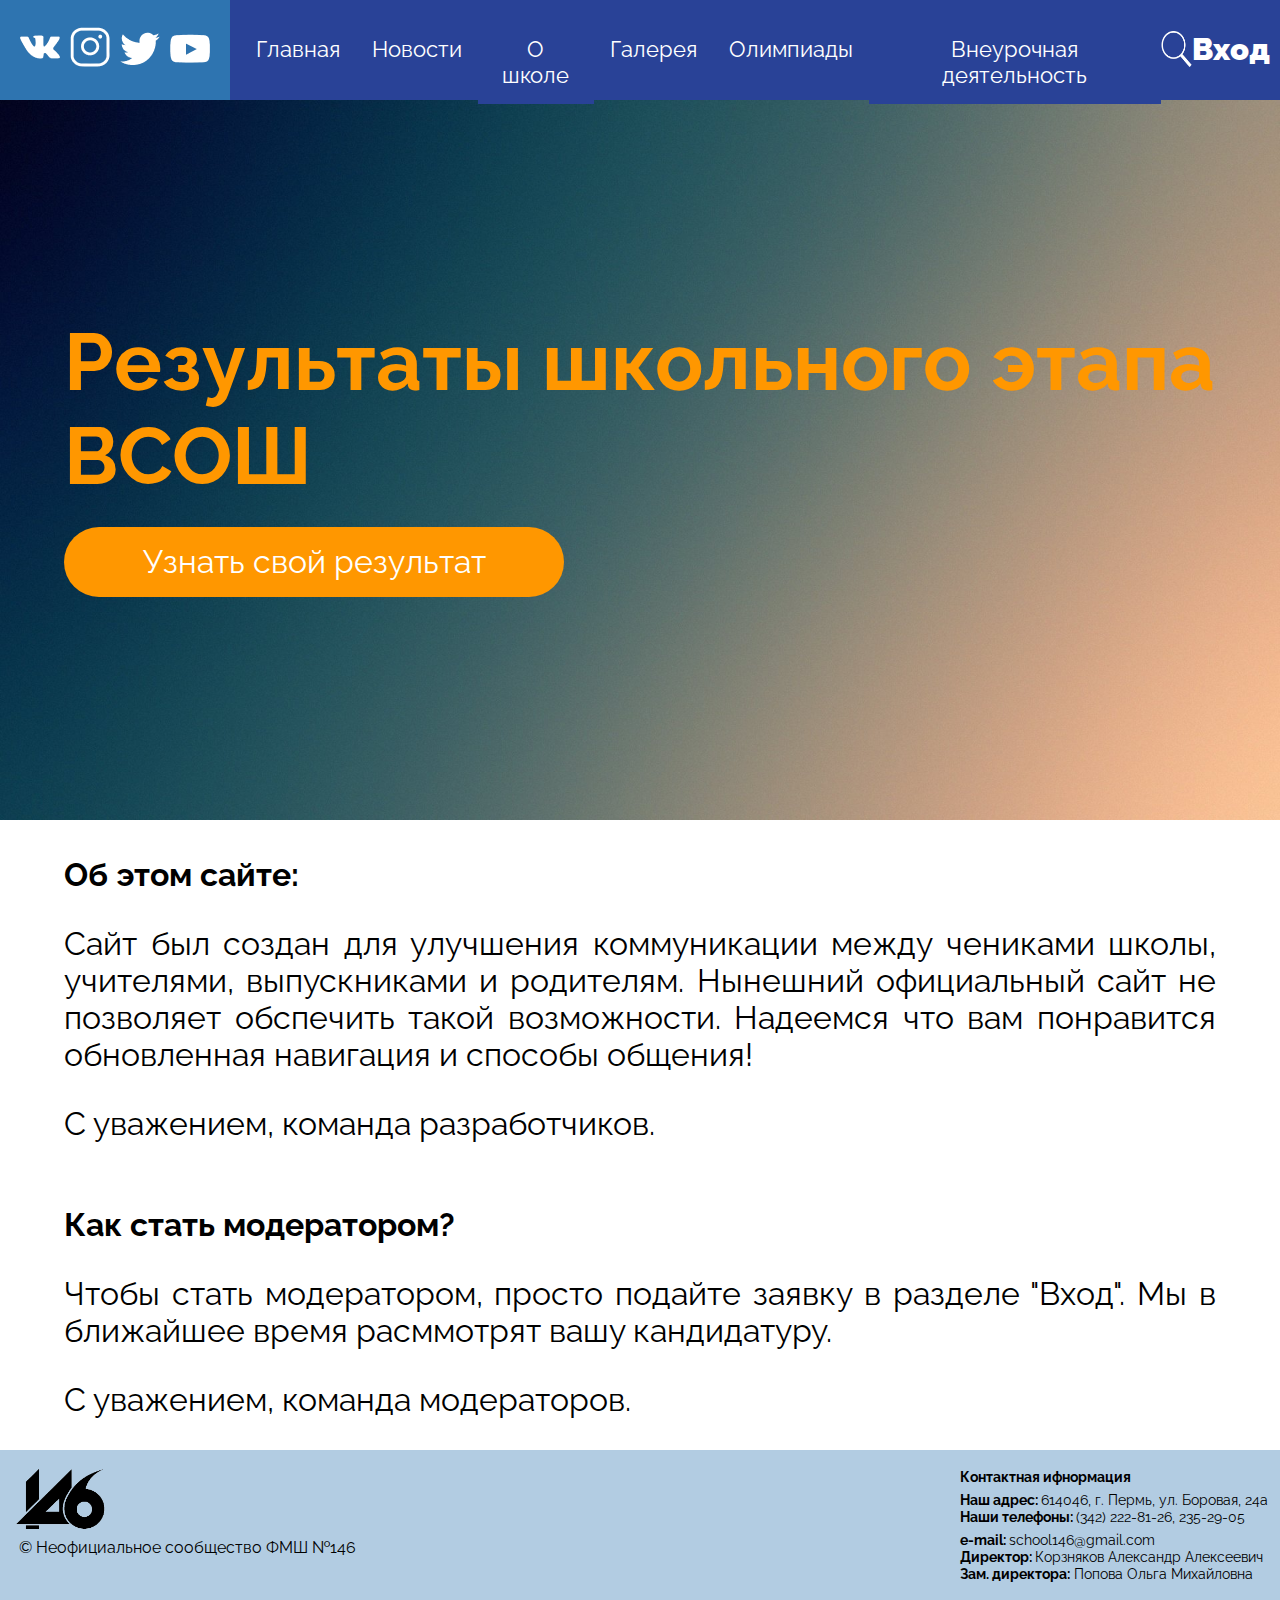
<file: index.html>
<!DOCTYPE html>
<html lang="ru">
    <head>
        <meta charset="utf-8">
        <title>Школа №146</title>
        <link rel="shortcut icon" href="icon_school.ico" type="image/x-icon">
        <link rel="preconnect" href="https://fonts.googleapis.com"> 
        <link rel="preconnect" href="https://fonts.gstatic.com" crossorigin> 
        <link href="https://fonts.googleapis.com/css2?family=Raleway:wght@300&display=swap" rel="stylesheet">
        <link href="main.css" rel="stylesheet" type="text/css">
    </head>
    <body>
        <header class="up-block">
            <div>
                <div class="left-block">
                    <a href="https://vk.com/school146perm" style="margin-top: 8%" ><img src="VK.png" style="margin: auto 0"></img> </a>
                    <a href="https://www.instagram.com/school146perm/" style="margin-top: 8%" ><img src="instagram.png" style="margin: auto 0"></img> </a>
                    <a href="https://twitter.com/school146" style="margin-top: 8%"><img src="TWITTER.png" style="margin: auto 0"></img> </a>
                    <a href="https://www.youtube.com/channel/UC5WufrqFj3o7FIJP9ySKF-g/playlists" style="margin-top: 11%"><img src="YOUTUBE.png" style="margin: auto 0"></img> </a>
                </div>
                <div class="right-block">
                    <form class="dropdown" action="index.html" method="GET">
                        <button style="font-size: 105%;" class="dropbtn">Главная</button>
                    </form>
                    <div class="dropdown">
                        <button style="font-size: 105%;" class="dropbtn">Новости</button>
                        <div class="dropdown-content">
                          <a href="commonnews.html">Общие</a>
                          <a href="olympiadnews.html">Олимпиады</a>
                          <a href="celebrationnews.html">Праздники</a>
                        </div>
                      </div>
                    <div class="dropdown">
                        <button style="font-size: 105%;" class="dropbtn">О школе</button>
                        <div class="dropdown-content">
                          <a href="aboutschool.html">О школе</a>
                          <a href="achievements.html">Достижения</a>
                          <a href="aboutteachers.html">Учителя</a>
                        </div>
                      </div>
                    <form class="dropdown" action="gallery.html" method="GET">
                        <button style="font-size: 105%;" class="dropbtn">Галерея</button>
                    </form>
                    <div class="dropdown">
                        <button style="font-size: 105%;" class="dropbtn">Олимпиады</button>
                        <div class="dropdown-content">
                          <a href="olypmpiadtimetable.html">Расписание</a>
                          <a href="olympiadresults.html">Результаты</a>
                        </div>
                      </div>
                    <div class="dropdown">
                        <button style="font-size: 105%;" class="dropbtn">Внеурочная деятельность</button>
                        <div class="dropdown-content">
                          <a href="events.html">Мероприятия</a>
                          <a href="iwantaproblem.html">"Дайте мне задачку"</a>
                        </div>
                      </div>
                    <img width="3%" height="45%" src="search.png" style="margin-top: 2%"></img>
                    <a href="authorisation.html" style="margin-top: 2%" class="bold">Вход</a>
                </div>
            </div>
        </header>
        <main>
            <div class="container">
                <img src="shum.jpeg" style="width:100%;">
                <div class="top-left"><b>Результаты школьного этапа ВСОШ</b></div>
                <button  style="margin-bottom: 5%; margin-top: 6%" class="knopka03" type="submit">Узнать свой результат</button><br>
            </div>
            <p style="margin-left: 5%; font-size: 200%"><b>Об этом сайте:</b></p>
            <p align="justify" style="margin-left: 5%; margin-right: 5%; font-size: 200%">Сайт был создан для улучшения коммуникации между чениками школы, учителями, выпускниками и родителям. Нынешний официальный сайт не позволяет обспечить такой возможности. Надеемся что вам понравится обновленная навигация и способы общения! </p>
            <p style="margin-left: 5%; font-size: 200%">С уважением, команда разработчиков.</p>

            <p style="margin-left: 5%; margin-top: 5%; font-size: 200%"><b> Как стать модератором?</b></p>
            <p align="justify" style="margin-left: 5%; margin-right: 5%; font-size: 200%"> Чтобы стать модератором, просто подайте заявку в разделе "Вход". Мы в ближайшее время расммотрят вашу кандидатуру.</p>
            <p style="margin-left: 5%; font-size: 200%">С уважением, команда модераторов.</p>
        </main>
        <footer class="down-block">
            <div class="left-footer">
                <img width="40%" src="icon_school_black.png" style="margin-left: 2%; margin-top: 2%"></img>
                <p style="margin-left: 3%; margin-top: 0">© Неофициальное сообщество ФМШ №146 </p>
               
            </div>
            <div class="right-footer">
                <p style="margin-left: 1.5%; margin-top: 2.75%; margin-bottom: 0; margin-left: 50%"><b>Контактная ифнормация</b></p>
                <p style="margin-left: 1.5%; margin-top: 1%; margin-bottom: 0; margin-left: 50%"><b> Наш адрес: </b> 614046, г. Пермь, ул. Боровая, 24а </p>
                <p style="margin-left: 1.5%; margin-top: 0; margin-bottom: 0; margin-left: 50%"><b> Наши телефоны: </b> (342) 222-81-26, 235-29-05 </p>
                <p style="margin-left: 1.5%; margin-top: 1%; margin-bottom: 0; margin-left: 50%"><b> e-mail: </b> school146@gmail.com</p>
                <p style="margin-left: 1.5%; margin-top: 0; margin-bottom: 0; margin-left: 50%"><b> Директор: </b> Корзняков Александр Алексеевич</p>
                <p style="margin-left: 1.5%; margin-top: 0; margin-bottom: 0; margin-left: 50%"><b> Зам. директора:</b> Попова Ольга Михайловна</p>
            </div>
        </footer>
    </body>
</html>
</file>
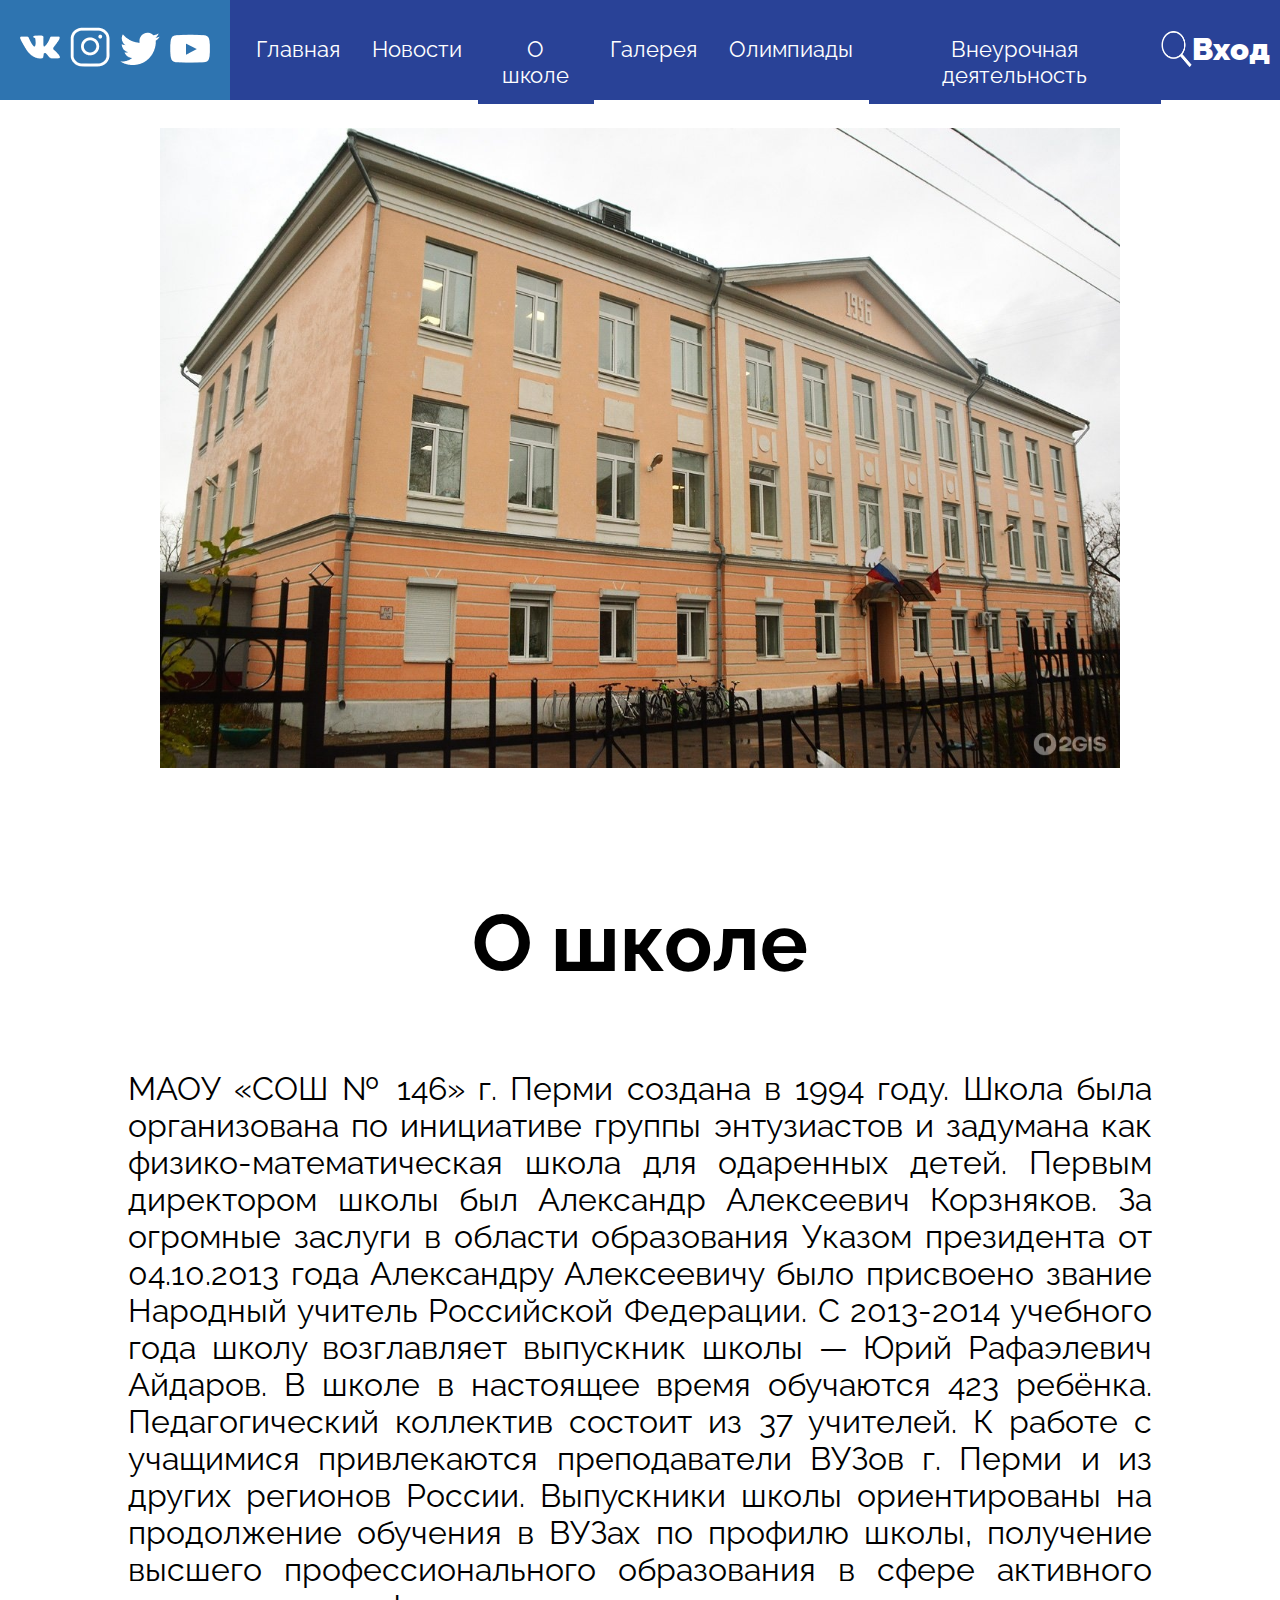
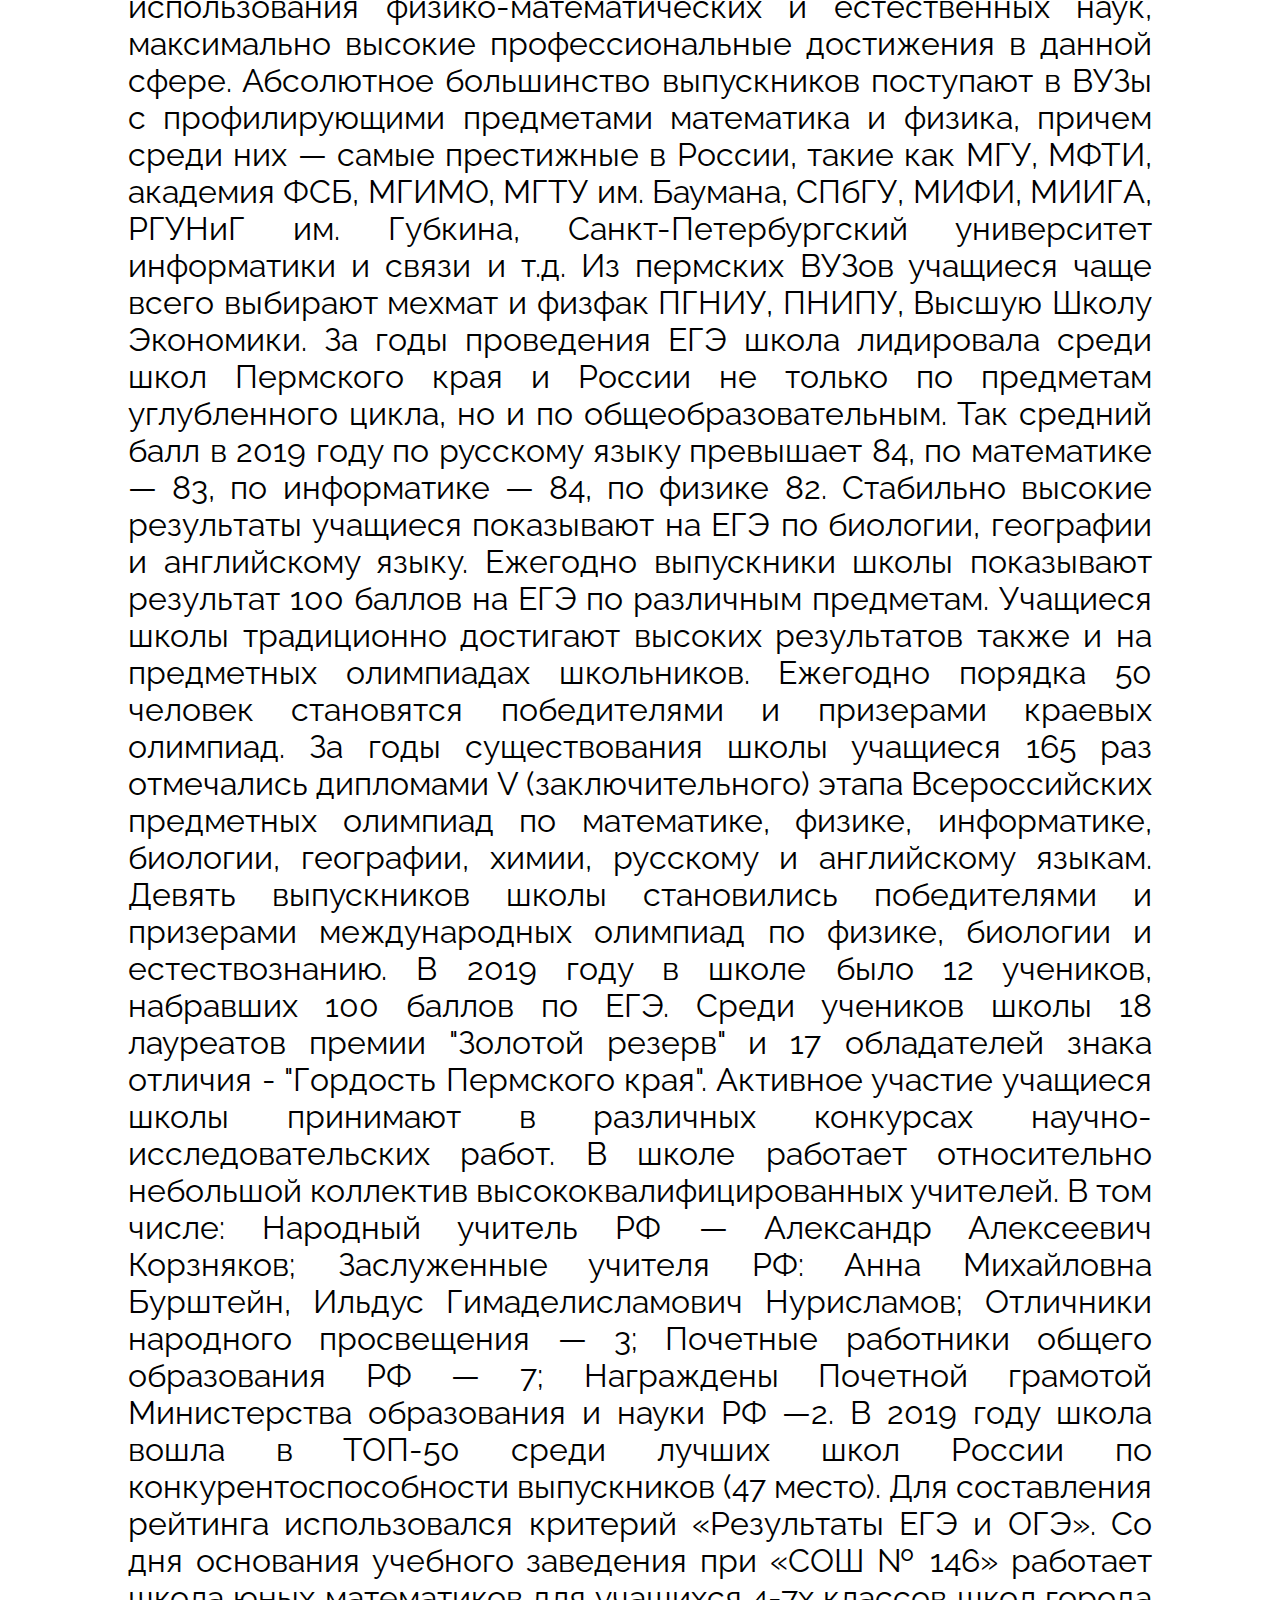
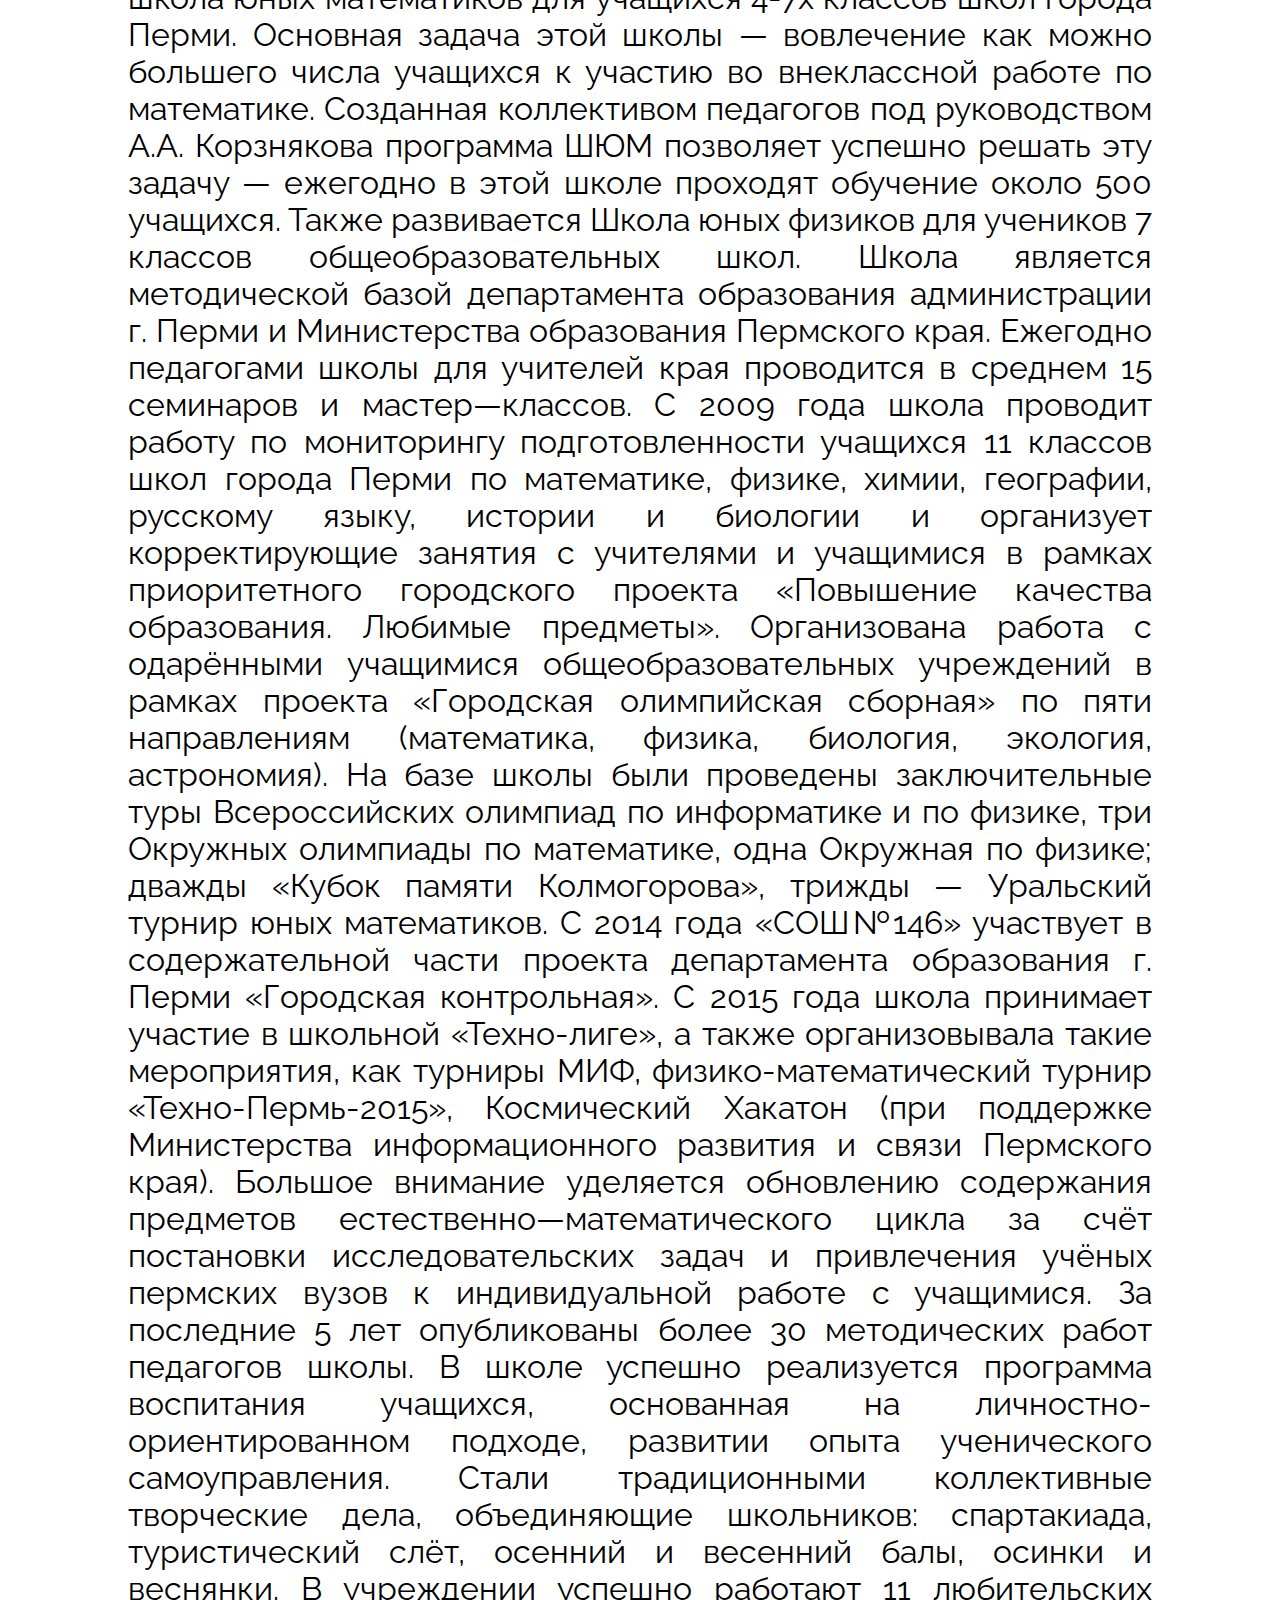
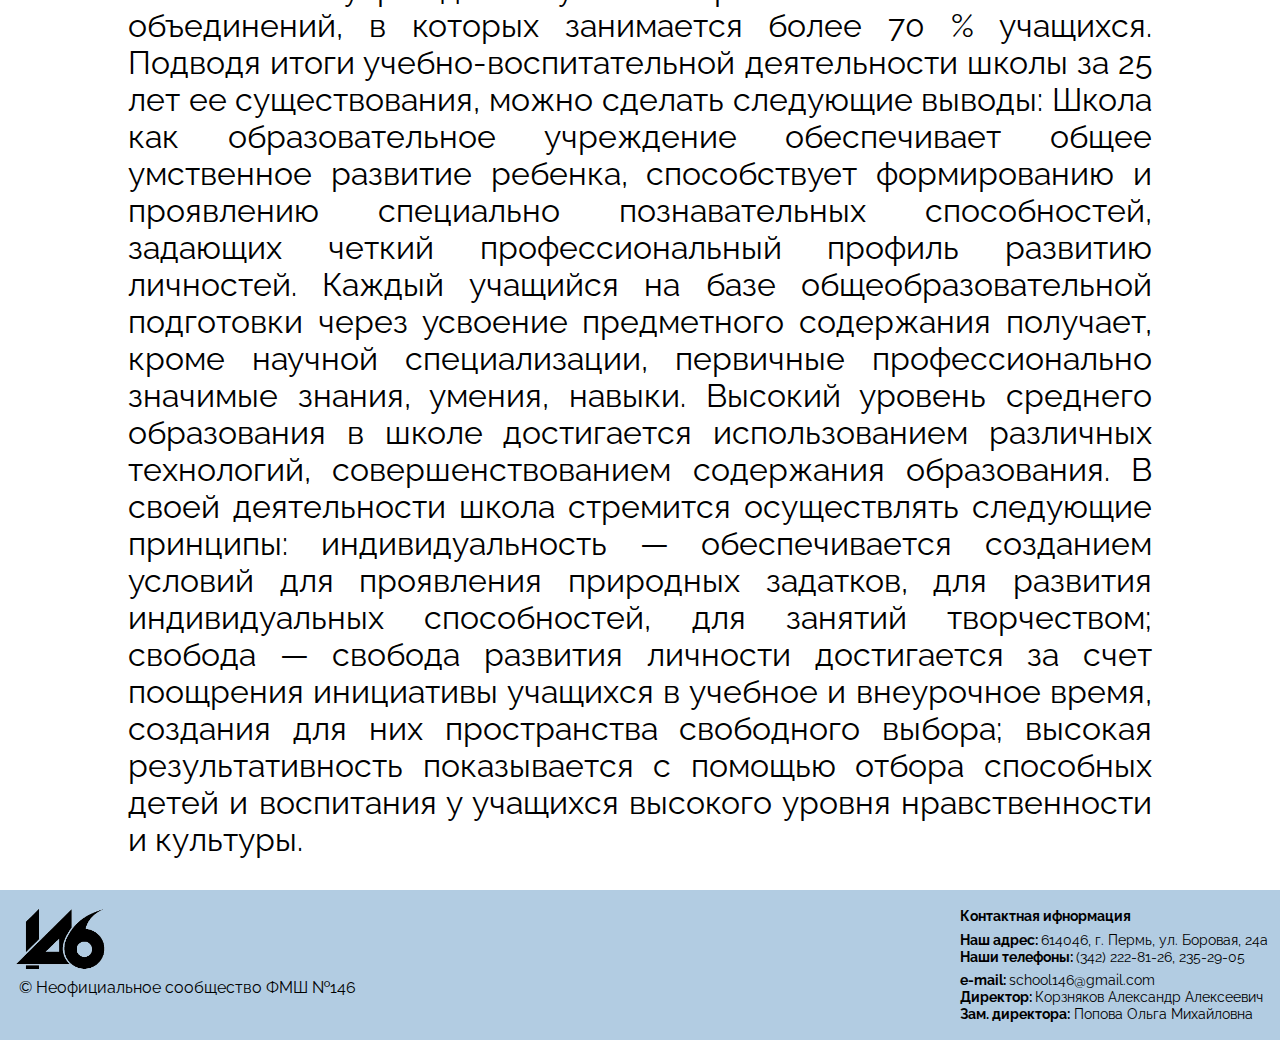
<file: aboutschool.html>
<!DOCTYPE html>
<html lang="ru">
    <head>
        <meta charset="utf-8">
        <title>Школа №146</title>
        <link rel="shortcut icon" href="icon_school.ico" type="image/x-icon">
        <link rel="preconnect" href="https://fonts.googleapis.com"> 
        <link rel="preconnect" href="https://fonts.gstatic.com" crossorigin> 
        <link href="https://fonts.googleapis.com/css2?family=Raleway:wght@300&display=swap" rel="stylesheet">
        <link href="main.css" rel="stylesheet" type="text/css">
    </head>
    <body>
        <header class="up-block">
            <div>
                <div class="left-block">
                    <a href="https://vk.com/school146perm" style="margin-top: 8%" ><img src="VK.png" style="margin: auto 0"></img> </a>
                    <a href="https://www.instagram.com/school146perm/" style="margin-top: 8%" ><img src="instagram.png" style="margin: auto 0"></img> </a>
                    <a href="https://twitter.com/school146" style="margin-top: 8%"><img src="TWITTER.png" style="margin: auto 0"></img> </a>
                    <a href="https://www.youtube.com/channel/UC5WufrqFj3o7FIJP9ySKF-g/playlists" style="margin-top: 11%"><img src="YOUTUBE.png" style="margin: auto 0"></img> </a>
                </div>
                <div class="right-block">
                    <form class="dropdown" action="index.html" method="GET">
                        <button style="font-size: 105%;" class="dropbtn">Главная</button>
                    </form>
                    <div class="dropdown">
                        <button style="font-size: 105%;" class="dropbtn">Новости</button>
                        <div class="dropdown-content">
                          <a href="commonnews.html">Общие</a>
                          <a href="olympiadnews.html">Олимпиады</a>
                          <a href="celebrationnews.html">Праздники</a>
                        </div>
                      </div>
                    <div class="dropdown">
                        <button style="font-size: 105%;" class="dropbtn">О школе</button>
                        <div class="dropdown-content">
                          <a href="aboutschool.html">О школе</a>
                          <a href="achievements.html">Достижения</a>
                          <a href="aboutteachers.html">Учителя</a>
                        </div>
                      </div>
                    <form class="dropdown" action="gallery.html" method="GET">
                        <button style="font-size: 105%;" class="dropbtn">Галерея</button>
                    </form>
                    <div class="dropdown">
                        <button style="font-size: 105%;" class="dropbtn">Олимпиады</button>
                        <div class="dropdown-content">
                          <a href="olypmpiadtimetable.html">Расписание</a>
                          <a href="olympiadresults.html">Результаты</a>
                        </div>
                      </div>
                    <div class="dropdown">
                        <button style="font-size: 105%;" class="dropbtn">Внеурочная деятельность</button>
                        <div class="dropdown-content">
                          <a href="events.html">Мероприятия</a>
                          <a href="iwantaproblem.html">"Дайте мне задачку"</a>
                        </div>
                      </div>
                    <img width="3%" height="45%" src="search.png" style="margin-top: 2%"></img>
                    <a href="authorisation.html" style="margin-top: 2%" class="bold">Вход</a>
                </div>
            </div>
        </header>
        <main>
            <img src="school_house.jpg" width="75%" style="margin: 10% auto; display: flex"></img>
            <p style= "text-align: center; font-size: 500%"> <b>О школе </b></p>
            <p align="justify" style="margin-left: 10%; margin-right: 10%; font-size: 200%"> МАОУ «СОШ № 146» г. Перми создана в 1994 году. Школа была организована по инициативе группы энтузиастов и задумана как физико-математическая школа для одаренных детей.

                Первым директором школы был Александр Алексеевич Корзняков. За огромные заслуги в области образования Указом президента от 04.10.2013 года Александру Алексеевичу было присвоено звание Народный учитель Российской Федерации. С 2013-2014 учебного года школу возглавляет выпускник школы — Юрий Рафаэлевич Айдаров.
                
                В школе в настоящее время обучаются 423 ребёнка. Педагогический коллектив состоит из 37 учителей. К работе с учащимися привлекаются преподаватели ВУЗов г. Перми и из других регионов России. Выпускники школы ориентированы на продолжение обучения в ВУЗах по профилю школы, получение высшего профессионального образования в сфере активного использования физико-математических и естественных наук, максимально высокие профессиональные достижения в данной сфере.
                
                Абсолютное большинство выпускников поступают в ВУЗы с профилирующими предметами математика и физика, причем среди них — самые престижные в России, такие как МГУ, МФТИ, академия ФСБ, МГИМО, МГТУ им. Баумана, СПбГУ, МИФИ, МИИГА, РГУНиГ им. Губкина, Санкт-Петербургский университет информатики и связи и т.д. Из пермских ВУЗов учащиеся чаще всего выбирают мехмат и физфак ПГНИУ, ПНИПУ, Высшую Школу Экономики. За годы проведения ЕГЭ школа лидировала среди школ Пермского края и России не только по предметам углубленного цикла, но и по общеобразовательным. Так средний балл в 2019 году по русскому языку превышает 84, по математике — 83, по информатике — 84, по физике 82. Стабильно высокие результаты учащиеся показывают на ЕГЭ по биологии, географии и английскому языку. Ежегодно выпускники школы показывают результат 100 баллов на ЕГЭ по различным предметам.
                
                Учащиеся школы традиционно достигают высоких результатов также и на предметных олимпиадах школьников. Ежегодно порядка 50 человек становятся победителями и призерами краевых олимпиад. За годы существования школы учащиеся 165 раз отмечались дипломами V (заключительного) этапа Всероссийских предметных олимпиад по математике, физике, информатике, биологии, географии, химии, русскому и английскому языкам. Девять выпускников школы становились победителями и призерами международных олимпиад по физике, биологии и естествознанию. В 2019 году в школе было 12 учеников, набравших 100 баллов по ЕГЭ. Среди учеников школы 18 лауреатов премии "Золотой резерв" и 17 обладателей знака отличия - "Гордость Пермского края". Активное участие учащиеся школы принимают в различных конкурсах научно-исследовательских работ.
                
                В школе работает относительно небольшой коллектив высококвалифицированных учителей. В том числе:
                Народный учитель РФ — Александр Алексеевич Корзняков;
                Заслуженные учителя РФ: Анна Михайловна Бурштейн, Ильдус Гимаделисламович Нурисламов;
                Отличники народного просвещения — 3;
                Почетные работники общего образования РФ — 7;
                Награждены Почетной грамотой Министерства образования и науки РФ —2.
                
                В 2019 году школа вошла в ТОП-50 среди лучших школ России по конкурентоспособности выпускников (47 место). Для составления рейтинга использовался критерий «Результаты ЕГЭ и ОГЭ».
                
                Со дня основания учебного заведения при «СОШ № 146» работает школа юных математиков для учащихся 4-7х классов школ города Перми. Основная задача этой школы — вовлечение как можно большего числа учащихся к участию во внеклассной работе по математике. Созданная коллективом педагогов под руководством А.А. Корзнякова программа ШЮМ позволяет успешно
                
                решать эту задачу — ежегодно в этой школе проходят обучение около 500 учащихся. Также развивается Школа юных физиков для учеников 7 классов общеобразовательных школ.
                
                Школа является методической базой департамента образования администрации г. Перми и Министерства образования Пермского края. Ежегодно педагогами школы для учителей края проводится в среднем 15 семинаров и мастер—классов. С 2009 года школа проводит работу по мониторингу подготовленности учащихся 11 классов школ города Перми по математике, физике, химии, географии, русскому языку, истории и биологии и организует корректирующие занятия с учителями и учащимися в рамках приоритетного городского проекта «Повышение качества образования. Любимые предметы». Организована работа с одарёнными учащимися общеобразовательных учреждений в рамках проекта «Городская олимпийская сборная» по пяти направлениям (математика, физика, биология, экология, астрономия). На базе школы были проведены заключительные туры Всероссийских олимпиад по информатике и по физике, три Окружных олимпиады по математике, одна Окружная по физике; дважды «Кубок памяти Колмогорова», трижды — Уральский турнир юных математиков. С 2014 года «СОШ№146» участвует в содержательной части проекта департамента образования г. Перми «Городская контрольная». С 2015 года школа принимает участие в школьной «Техно-лиге», а также организовывала такие мероприятия, как турниры МИФ, физико-математический турнир «Техно-Пермь-2015», Космический Хакатон (при поддержке Министерства информационного развития и связи Пермского края).
                
                Большое внимание уделяется обновлению содержания предметов естественно—математического цикла за счёт постановки исследовательских задач и привлечения учёных пермских вузов к индивидуальной работе с учащимися. За последние 5 лет опубликованы более 30 методических работ педагогов школы. В школе успешно реализуется программа воспитания учащихся, основанная на личностно-ориентированном подходе, развитии опыта ученического самоуправления. Стали традиционными коллективные творческие дела, объединяющие школьников: спартакиада, туристический слёт, осенний и весенний балы, осинки и веснянки. В учреждении успешно работают 11 любительских объединений, в которых занимается более 70 % учащихся.
                
                Подводя итоги учебно-воспитательной деятельности школы за 25 лет ее существования, можно сделать следующие выводы: Школа как образовательное учреждение обеспечивает общее умственное развитие ребенка, способствует формированию и проявлению специально познавательных способностей, задающих четкий профессиональный профиль развитию личностей. Каждый учащийся на базе общеобразовательной подготовки через усвоение предметного содержания получает, кроме научной специализации, первичные профессионально значимые знания, умения, навыки. Высокий уровень среднего образования в школе достигается использованием различных технологий, совершенствованием содержания образования.
                
                В своей деятельности школа стремится осуществлять следующие принципы:
                индивидуальность — обеспечивается созданием условий для проявления природных задатков, для развития индивидуальных способностей, для занятий творчеством;
                свобода — свобода развития личности достигается за счет поощрения инициативы учащихся в учебное и внеурочное время, создания для них пространства свободного выбора;
                высокая результативность показывается с помощью отбора способных детей и воспитания у учащихся высокого уровня нравственности и культуры.</p>
        </main>
        <footer class="down-block">
            <div class="left-footer">
                <img width="40%" src="icon_school_black.png" style="margin-left: 2%; margin-top: 2%"></img>
                <p style="margin-left: 3%; margin-top: 0">© Неофициальное сообщество ФМШ №146 </p>
               
            </div>
            <div class="right-footer">
                <p style="margin-left: 1.5%; margin-top: 2.75%; margin-bottom: 0; margin-left: 50%"><b>Контактная ифнормация</b></p>
                <p style="margin-left: 1.5%; margin-top: 1%; margin-bottom: 0; margin-left: 50%"><b> Наш адрес: </b> 614046, г. Пермь, ул. Боровая, 24а </p>
                <p style="margin-left: 1.5%; margin-top: 0; margin-bottom: 0; margin-left: 50%"><b> Наши телефоны: </b> (342) 222-81-26, 235-29-05 </p>
                <p style="margin-left: 1.5%; margin-top: 1%; margin-bottom: 0; margin-left: 50%"><b> e-mail: </b> school146@gmail.com</p>
                <p style="margin-left: 1.5%; margin-top: 0; margin-bottom: 0; margin-left: 50%"><b> Директор: </b> Корзняков Александр Алексеевич</p>
                <p style="margin-left: 1.5%; margin-top: 0; margin-bottom: 0; margin-left: 50%"><b> Зам. директора:</b> Попова Ольга Михайловна</p>
            </div>
        </footer>
    </body>
</html>
</file>
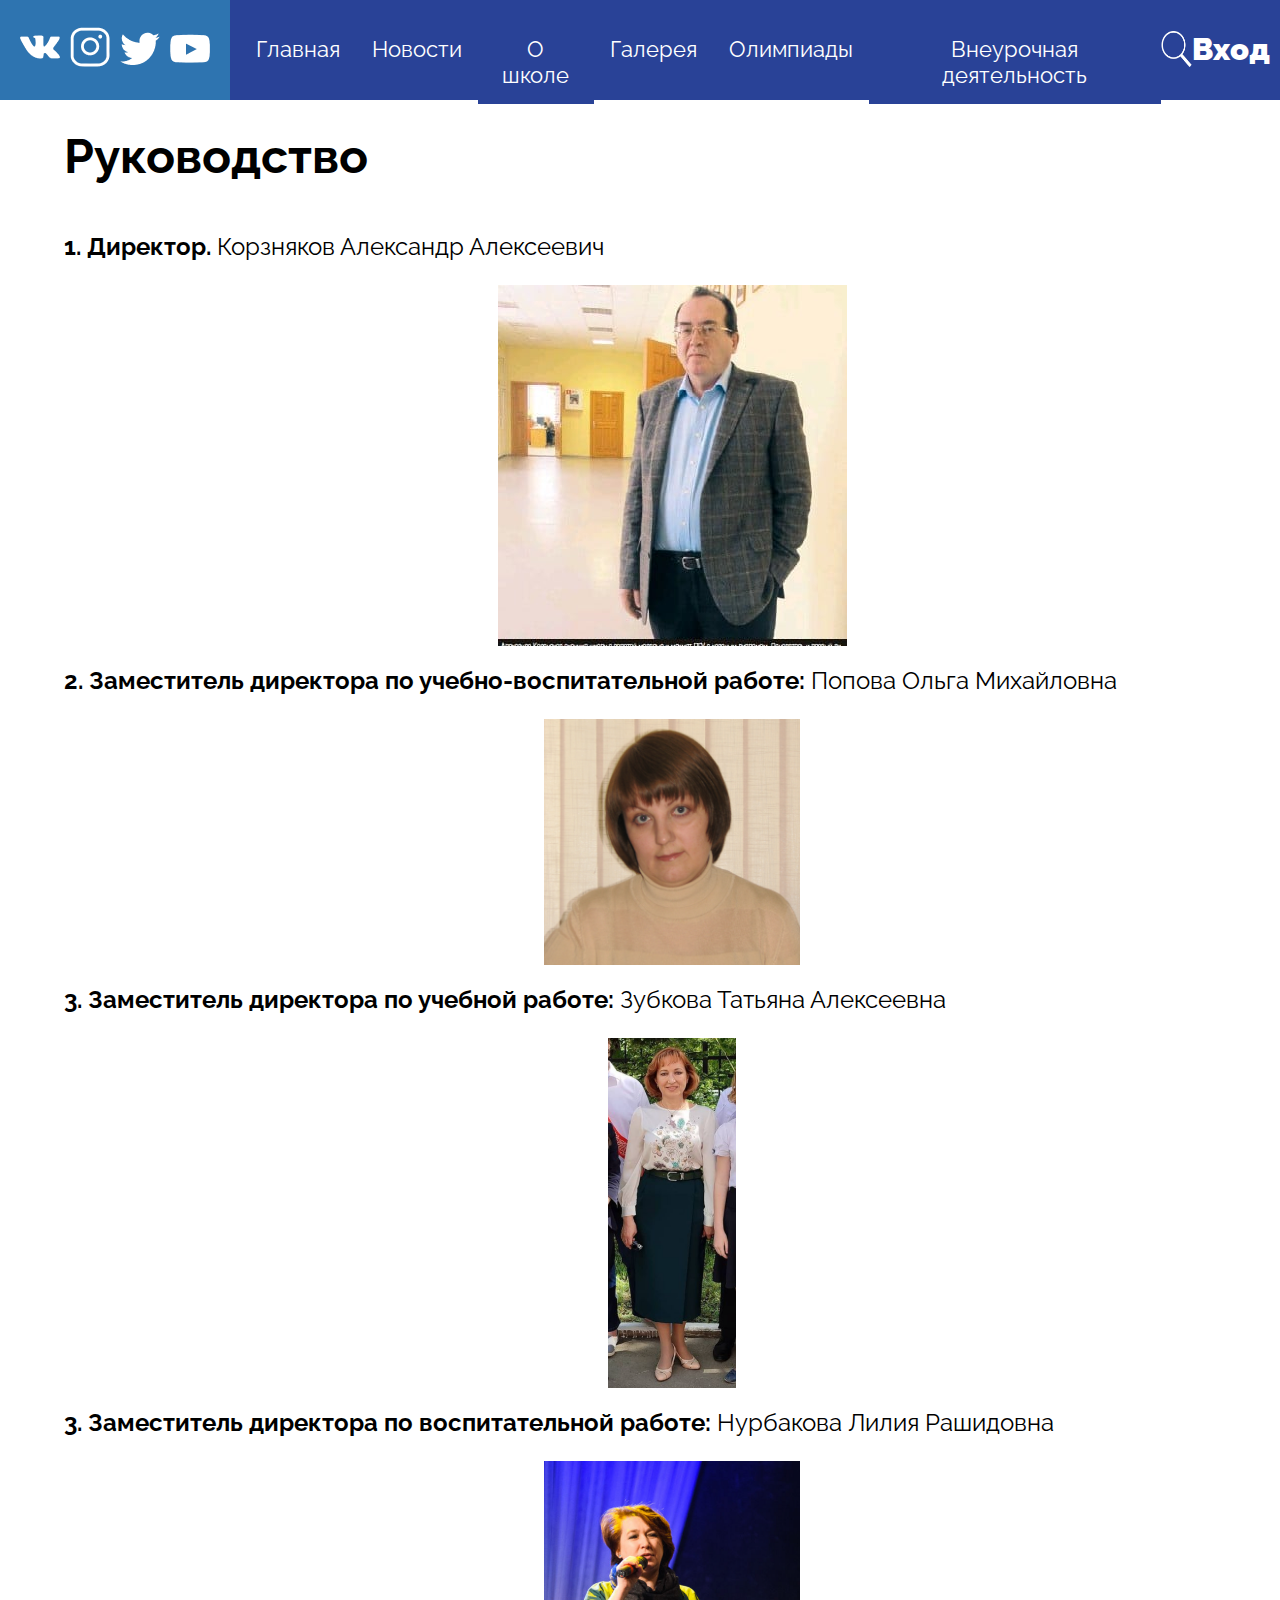
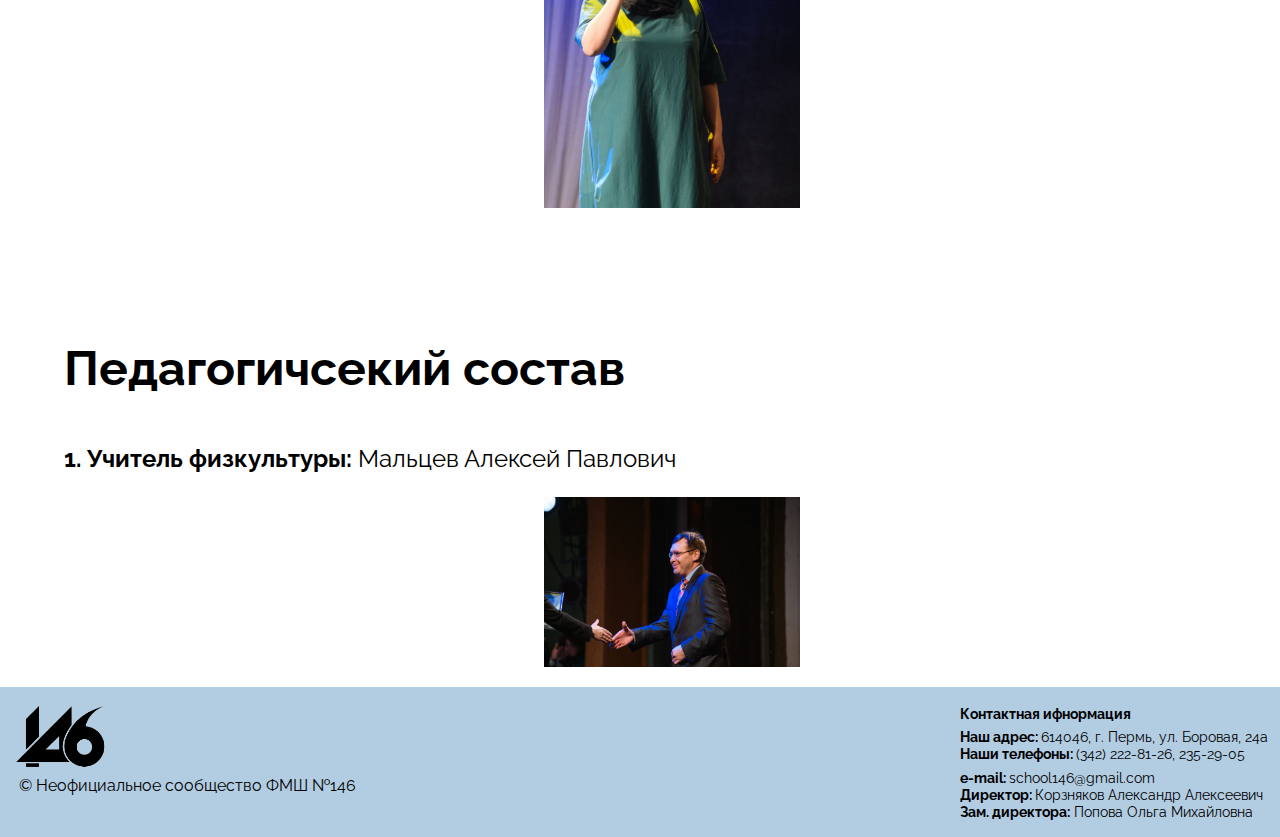
<file: aboutteachers.html>
<!DOCTYPE html>
<html lang="ru">
    <head>
        <meta charset="utf-8">
        <title>Школа №146</title>
        <link rel="shortcut icon" href="icon_school.ico" type="image/x-icon">
        <link rel="preconnect" href="https://fonts.googleapis.com"> 
        <link rel="preconnect" href="https://fonts.gstatic.com" crossorigin> 
        <link href="https://fonts.googleapis.com/css2?family=Raleway:wght@300&display=swap" rel="stylesheet">
        <link href="main.css" rel="stylesheet" type="text/css">
    </head>
    <body>
        <header class="up-block">
            <div>
                <div class="left-block">
                    <a href="https://vk.com/school146perm" style="margin-top: 8%" ><img src="VK.png" style="margin: auto 0"></img> </a>
                    <a href="https://www.instagram.com/school146perm/" style="margin-top: 8%" ><img src="instagram.png" style="margin: auto 0"></img> </a>
                    <a href="https://twitter.com/school146" style="margin-top: 8%"><img src="TWITTER.png" style="margin: auto 0"></img> </a>
                    <a href="https://www.youtube.com/channel/UC5WufrqFj3o7FIJP9ySKF-g/playlists" style="margin-top: 11%"><img src="YOUTUBE.png" style="margin: auto 0"></img> </a>
                </div>
                <div class="right-block">
                    <form class="dropdown" action="index.html" method="GET">
                        <button style="font-size: 105%;" class="dropbtn">Главная</button>
                    </form>
                    <div class="dropdown">
                        <button style="font-size: 105%;" class="dropbtn">Новости</button>
                        <div class="dropdown-content">
                          <a href="commonnews.html">Общие</a>
                          <a href="olympiadnews.html">Олимпиады</a>
                          <a href="celebrationnews.html">Праздники</a>
                        </div>
                      </div>
                    <div class="dropdown">
                        <button style="font-size: 105%;" class="dropbtn">О школе</button>
                        <div class="dropdown-content">
                          <a href="aboutschool.html">О школе</a>
                          <a href="achievements.html">Достижения</a>
                          <a href="aboutteachers.html">Учителя</a>
                        </div>
                      </div>
                    <form class="dropdown" action="gallery.html" method="GET">
                        <button style="font-size: 105%;" class="dropbtn">Галерея</button>
                    </form>
                    <div class="dropdown">
                        <button style="font-size: 105%;" class="dropbtn">Олимпиады</button>
                        <div class="dropdown-content">
                          <a href="olypmpiadtimetable.html">Расписание</a>
                          <a href="olympiadresults.html">Результаты</a>
                        </div>
                      </div>
                    <div class="dropdown">
                        <button style="font-size: 105%;" class="dropbtn">Внеурочная деятельность</button>
                        <div class="dropdown-content">
                          <a href="events.html">Мероприятия</a>
                          <a href="iwantaproblem.html">"Дайте мне задачку"</a>
                        </div>
                      </div>
                    <img width="3%" height="45%" src="search.png" style="margin-top: 2%"></img>
                    <a href="authorisation.html" style="margin-top: 2%" class="bold">Вход</a>
                </div>
            </div>
        </header>
        <main>
            <p style="margin-top: 10%; margin-left: 5%; font-size: 300%;"><b>Руководство</b></p>
            <p style="margin-top: 0; margin-left: 5%; font-size: 150%;""> <b>1. Директор. </b>Корзняков Александр Алексеевич</p>
            <p style="text-align: center;"><img style="padding-left: 5%" src="director.jpeg"></img></p>
            <p style="margin-top: 0; margin-left: 5%; font-size: 150%;""> <b>2. Заместитель директора по учебно-воспитательной работе: </b> Попова Ольга Михайловна</p>
            <p style="text-align: center;"><img style="padding-left: 5%" width="20%" src="popova.jpg"></img></p>
            <p style="margin-top: 0; margin-left: 5%; font-size: 150%;""> <b>3. Заместитель директора по учебной работе: </b> Зубкова Татьяна Алексеевна</p>
            <p style="text-align: center;"><img style="padding-left: 5%; width: 10%" src="zubkova.png"></img></p>
            <p style="margin-top: 0; margin-left: 5%; font-size: 150%;""> <b>3. Заместитель директора по воспитательной работе: </b>Нурбакова Лилия Рашидовна</p>
            <p style="text-align: center;"><img style="padding-left: 5%; width: 20%" src="nurbakova.png"></img></p>
            <p style="margin-top: 10%; margin-left: 5%; font-size: 300%;"><b>Педагогичсекий состав</b></p>
            <p style="margin-top: 0; margin-left: 5%; font-size: 150%;""> <b>1. Учитель физкультуры: </b>Мальцев Алексей Павлович</p>
            <p style="text-align: center;"><img style="padding-left: 5%; width: 20%" src="maltsev.jpg"></img></p>
        </main>
        <footer class="down-block">
            <div class="left-footer">
                <img width="40%" src="icon_school_black.png" style="margin-left: 2%; margin-top: 2%"></img>
                <p style="margin-left: 3%; margin-top: 0">© Неофициальное сообщество ФМШ №146 </p>
               
            </div>
            <div class="right-footer">
                <p style="margin-left: 1.5%; margin-top: 2.75%; margin-bottom: 0; margin-left: 50%"><b>Контактная ифнормация</b></p>
                <p style="margin-left: 1.5%; margin-top: 1%; margin-bottom: 0; margin-left: 50%"><b> Наш адрес: </b> 614046, г. Пермь, ул. Боровая, 24а </p>
                <p style="margin-left: 1.5%; margin-top: 0; margin-bottom: 0; margin-left: 50%"><b> Наши телефоны: </b> (342) 222-81-26, 235-29-05 </p>
                <p style="margin-left: 1.5%; margin-top: 1%; margin-bottom: 0; margin-left: 50%"><b> e-mail: </b> school146@gmail.com</p>
                <p style="margin-left: 1.5%; margin-top: 0; margin-bottom: 0; margin-left: 50%"><b> Директор: </b> Корзняков Александр Алексеевич</p>
                <p style="margin-left: 1.5%; margin-top: 0; margin-bottom: 0; margin-left: 50%"><b> Зам. директора:</b> Попова Ольга Михайловна</p>
            </div>
        </footer>
    </body>
</html>
</file>
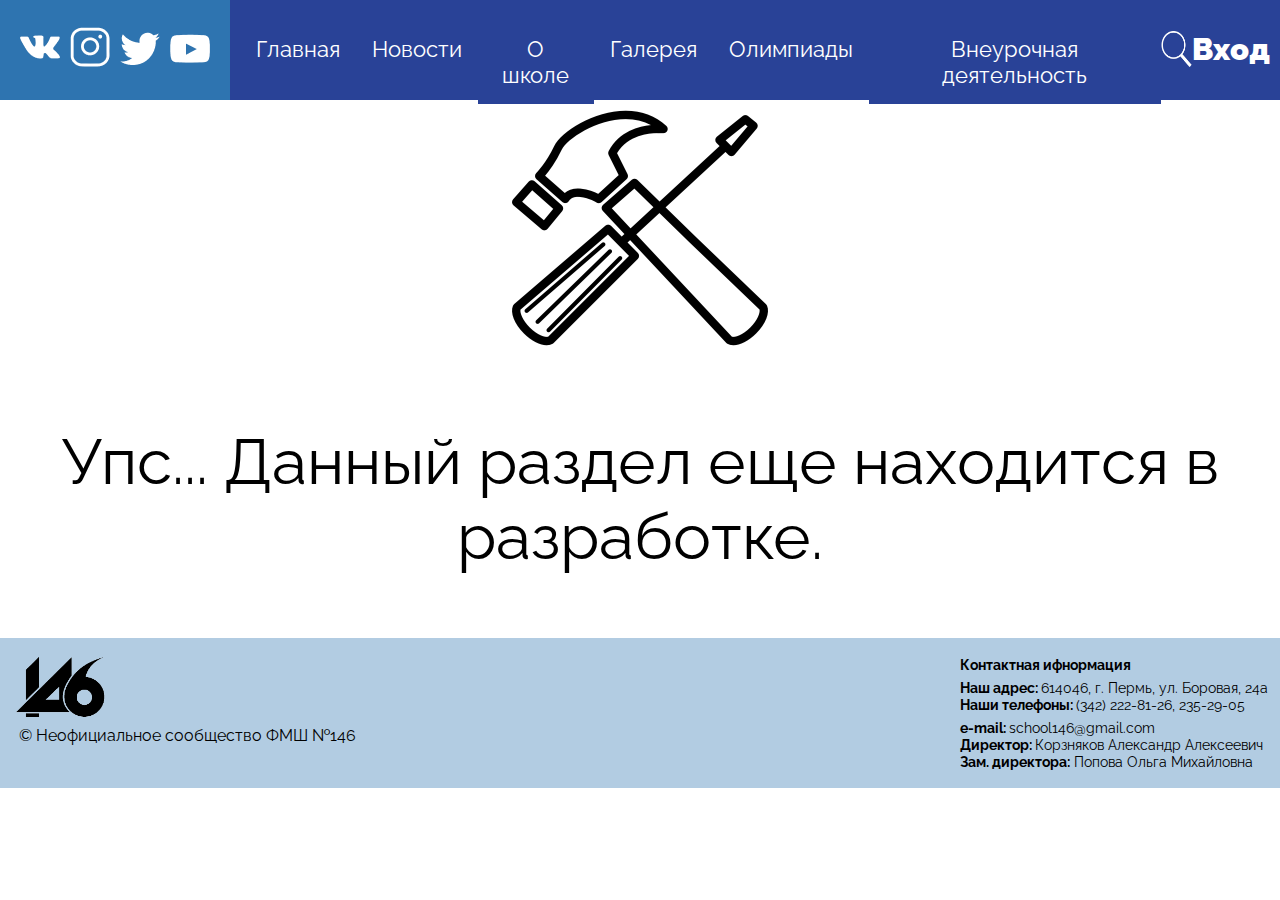
<file: achievements.html>
<!DOCTYPE html>
<html lang="ru">
    <head>
        <meta charset="utf-8">
        <title>Школа №146</title>
        <link rel="shortcut icon" href="icon_school.ico" type="image/x-icon">
        <link rel="preconnect" href="https://fonts.googleapis.com"> 
        <link rel="preconnect" href="https://fonts.gstatic.com" crossorigin> 
        <link href="https://fonts.googleapis.com/css2?family=Raleway:wght@300&display=swap" rel="stylesheet">
        <link href="main.css" rel="stylesheet" type="text/css">
    </head>
    <body>
        <header class="up-block">
            <div>
                <div class="left-block">
                    <a href="https://vk.com/school146perm" style="margin-top: 8%" ><img src="VK.png" style="margin: auto 0"></img> </a>
                    <a href="https://www.instagram.com/school146perm/" style="margin-top: 8%" ><img src="instagram.png" style="margin: auto 0"></img> </a>
                    <a href="https://twitter.com/school146" style="margin-top: 8%"><img src="TWITTER.png" style="margin: auto 0"></img> </a>
                    <a href="https://www.youtube.com/channel/UC5WufrqFj3o7FIJP9ySKF-g/playlists" style="margin-top: 11%"><img src="YOUTUBE.png" style="margin: auto 0"></img> </a>
                </div>
                <div class="right-block">
                    <form class="dropdown" action="index.html" method="GET">
                        <button style="font-size: 105%;" class="dropbtn">Главная</button>
                    </form>
                    <div class="dropdown">
                        <button style="font-size: 105%;" class="dropbtn">Новости</button>
                        <div class="dropdown-content">
                          <a href="commonnews.html">Общие</a>
                          <a href="olympiadnews.html">Олимпиады</a>
                          <a href="celebrationnews.html">Праздники</a>
                        </div>
                      </div>
                    <div class="dropdown">
                        <button style="font-size: 105%;" class="dropbtn">О школе</button>
                        <div class="dropdown-content">
                          <a href="aboutschool.html">О школе</a>
                          <a href="achievements.html">Достижения</a>
                          <a href="aboutteachers.html">Учителя</a>
                        </div>
                      </div>
                    <form class="dropdown" action="gallery.html" method="GET">
                        <button style="font-size: 105%;" class="dropbtn">Галерея</button>
                    </form>
                    <div class="dropdown">
                        <button style="font-size: 105%;" class="dropbtn">Олимпиады</button>
                        <div class="dropdown-content">
                          <a href="olypmpiadtimetable.html">Расписание</a>
                          <a href="olympiadresults.html">Результаты</a>
                        </div>
                      </div>
                    <div class="dropdown">
                        <button style="font-size: 105%;" class="dropbtn">Внеурочная деятельность</button>
                        <div class="dropdown-content">
                          <a href="events.html">Мероприятия</a>
                          <a href="iwantaproblem.html">"Дайте мне задачку"</a>
                        </div>
                      </div>
                    <img width="3%" height="45%" src="search.png" style="margin-top: 2%"></img>
                    <a href="authorisation.html" style="margin-top: 2%" class="bold">Вход</a>
                </div>
            </div>
        </header>
        <main>
            <p style="text-align: center">
                <img width="20%" src="techproblems.png"></img>
            </p>
            <p style="text-align: center; font-size: 400%">
                Упс... Данный раздел еще находится в разработке.
            </p>
        </main>
        <footer class="down-block">
            <div class="left-footer">
                <img width="40%" src="icon_school_black.png" style="margin-left: 2%; margin-top: 2%"></img>
                <p style="margin-left: 3%; margin-top: 0">© Неофициальное сообщество ФМШ №146 </p>
               
            </div>
            <div class="right-footer">
                <p style="margin-left: 1.5%; margin-top: 2.75%; margin-bottom: 0; margin-left: 50%"><b>Контактная ифнормация</b></p>
                <p style="margin-left: 1.5%; margin-top: 1%; margin-bottom: 0; margin-left: 50%"><b> Наш адрес: </b> 614046, г. Пермь, ул. Боровая, 24а </p>
                <p style="margin-left: 1.5%; margin-top: 0; margin-bottom: 0; margin-left: 50%"><b> Наши телефоны: </b> (342) 222-81-26, 235-29-05 </p>
                <p style="margin-left: 1.5%; margin-top: 1%; margin-bottom: 0; margin-left: 50%"><b> e-mail: </b> school146@gmail.com</p>
                <p style="margin-left: 1.5%; margin-top: 0; margin-bottom: 0; margin-left: 50%"><b> Директор: </b> Корзняков Александр Алексеевич</p>
                <p style="margin-left: 1.5%; margin-top: 0; margin-bottom: 0; margin-left: 50%"><b> Зам. директора:</b> Попова Ольга Михайловна</p>
            </div>
        </footer>
    </body>
</html>
</file>
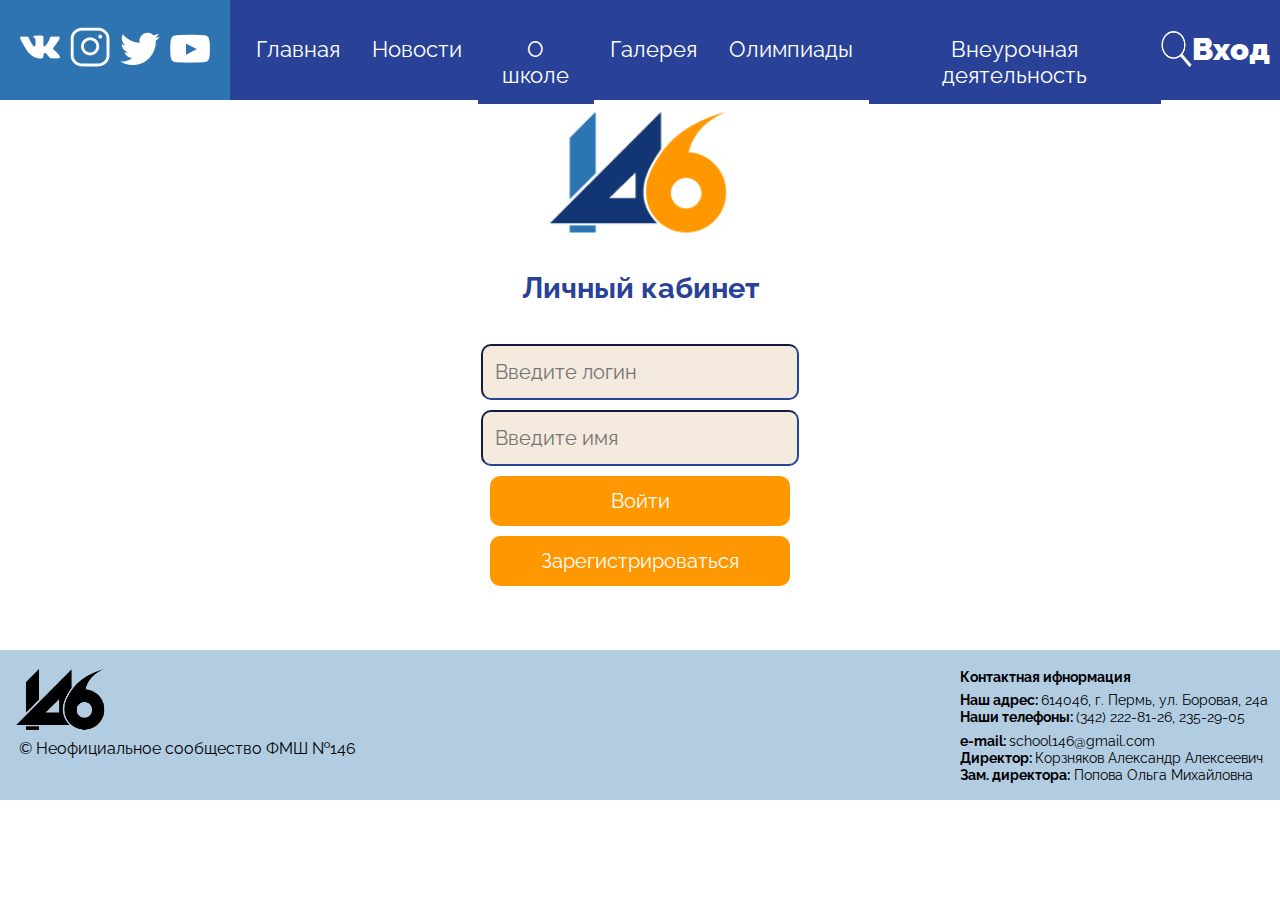
<file: authorisation.html>
<!DOCTYPE html>
<html lang="ru">
    <head>
        <meta charset="utf-8">
        <title>Школа №146</title>
        <link rel="shortcut icon" href="icon_school.ico" type="image/x-icon">
        <link rel="preconnect" href="https://fonts.googleapis.com"> 
        <link rel="preconnect" href="https://fonts.gstatic.com" crossorigin> 
        <link href="https://fonts.googleapis.com/css2?family=Raleway:wght@300&display=swap" rel="stylesheet">
        <link href="main.css" rel="stylesheet" type="text/css">
    </head>
    <body>
        <header class="up-block">
            <div>
                <div class="left-block">
                    <a href="https://vk.com/school146perm" style="margin-top: 8%" ><img src="VK.png" style="margin: auto 0"></img> </a>
                    <a href="https://www.instagram.com/school146perm/" style="margin-top: 8%" ><img src="instagram.png" style="margin: auto 0"></img> </a>
                    <a href="https://twitter.com/school146" style="margin-top: 8%"><img src="TWITTER.png" style="margin: auto 0"></img> </a>
                    <a href="https://www.youtube.com/channel/UC5WufrqFj3o7FIJP9ySKF-g/playlists" style="margin-top: 11%"><img src="YOUTUBE.png" style="margin: auto 0"></img> </a>
                </div>
                <div class="right-block">
                    <form class="dropdown" action="index.html" method="GET">
                        <button style="font-size: 105%;" class="dropbtn">Главная</button>
                    </form>
                    <div class="dropdown">
                        <button style="font-size: 105%;" class="dropbtn">Новости</button>
                        <div class="dropdown-content">
                          <a href="commonnews.html">Общие</a>
                          <a href="olympiadnews.html">Олимпиады</a>
                          <a href="celebrationnews.html">Праздники</a>
                        </div>
                      </div>
                    <div class="dropdown">
                        <button style="font-size: 105%;" class="dropbtn">О школе</button>
                        <div class="dropdown-content">
                          <a href="aboutschool.html">О школе</a>
                          <a href="achievements.html">Достижения</a>
                          <a href="aboutteachers.html">Учителя</a>
                        </div>
                      </div>
                    <form class="dropdown" action="gallery.html" method="GET">
                        <button style="font-size: 105%;" class="dropbtn">Галерея</button>
                    </form>
                    <div class="dropdown">
                        <button style="font-size: 105%;" class="dropbtn">Олимпиады</button>
                        <div class="dropdown-content">
                          <a href="olypmpiadtimetable.html">Расписание</a>
                          <a href="olympiadresults.html">Результаты</a>
                        </div>
                      </div>
                    <div class="dropdown">
                        <button style="font-size: 105%;" class="dropbtn">Внеурочная деятельность</button>
                        <div class="dropdown-content">
                          <a href="events.html">Мероприятия</a>
                          <a href="iwantaproblem.html">"Дайте мне задачку"</a>
                        </div>
                      </div>
                    <img width="3%" height="45%" src="search.png" style="margin-top: 2%"></img>
                    <a href="authorisation.html" style="margin-top: 2%" class="bold">Вход</a>
                </div>
            </div>
        </header>
        <main>
            <img class="id-block" width="15%" src="icon_school.png"></img>
            <p style="text-align: center; color: #294297; font-size: 180%"><b>Личный кабинет</b></p>
            <div class="registration" style="text-align: center">
                    <form action="" method="post" class="form-w">
                    <input id="csrf_token" name="csrf_token" type="hidden" value="">
                            <input id="csrf_token" name="csrf_token" type="hidden" value="">
                            <input class="knopka02" id="login" name="login" placeholder="Введите логин" type="text" value=""><br>
                            <input class="knopka02" id="name" name="name" placeholder="Введите имя" type="text" value=""><br>
                            <input class="knopka01" id="submit" name="submit" type="submit" value="Войти"><br>
                    </form>
                    <form action="registration.html" method="GET">
                            <button  style="margin-bottom: 5%; "class="knopka01" type="submit">Зарегистрироваться</button><br>
                    </form>
                    </div>
            </div>
        </main>
        <footer class="down-block">
            <div class="left-footer">
                <img width="40%" src="icon_school_black.png" style="margin-left: 2%; margin-top: 2%"></img>
                <p style="margin-left: 3%; margin-top: 0">© Неофициальное сообщество ФМШ №146 </p>
               
            </div>
            <div class="right-footer">
                <p style="margin-left: 1.5%; margin-top: 2.75%; margin-bottom: 0; margin-left: 50%"><b>Контактная ифнормация</b></p>
                <p style="margin-left: 1.5%; margin-top: 1%; margin-bottom: 0; margin-left: 50%"><b> Наш адрес: </b> 614046, г. Пермь, ул. Боровая, 24а </p>
                <p style="margin-left: 1.5%; margin-top: 0; margin-bottom: 0; margin-left: 50%"><b> Наши телефоны: </b> (342) 222-81-26, 235-29-05 </p>
                <p style="margin-left: 1.5%; margin-top: 1%; margin-bottom: 0; margin-left: 50%"><b> e-mail: </b> school146@gmail.com</p>
                <p style="margin-left: 1.5%; margin-top: 0; margin-bottom: 0; margin-left: 50%"><b> Директор: </b> Корзняков Александр Алексеевич</p>
                <p style="margin-left: 1.5%; margin-top: 0; margin-bottom: 0; margin-left: 50%"><b> Зам. директора:</b> Попова Ольга Михайловна</p>
            </div>
        </footer>
    </body>
</html>
</file>
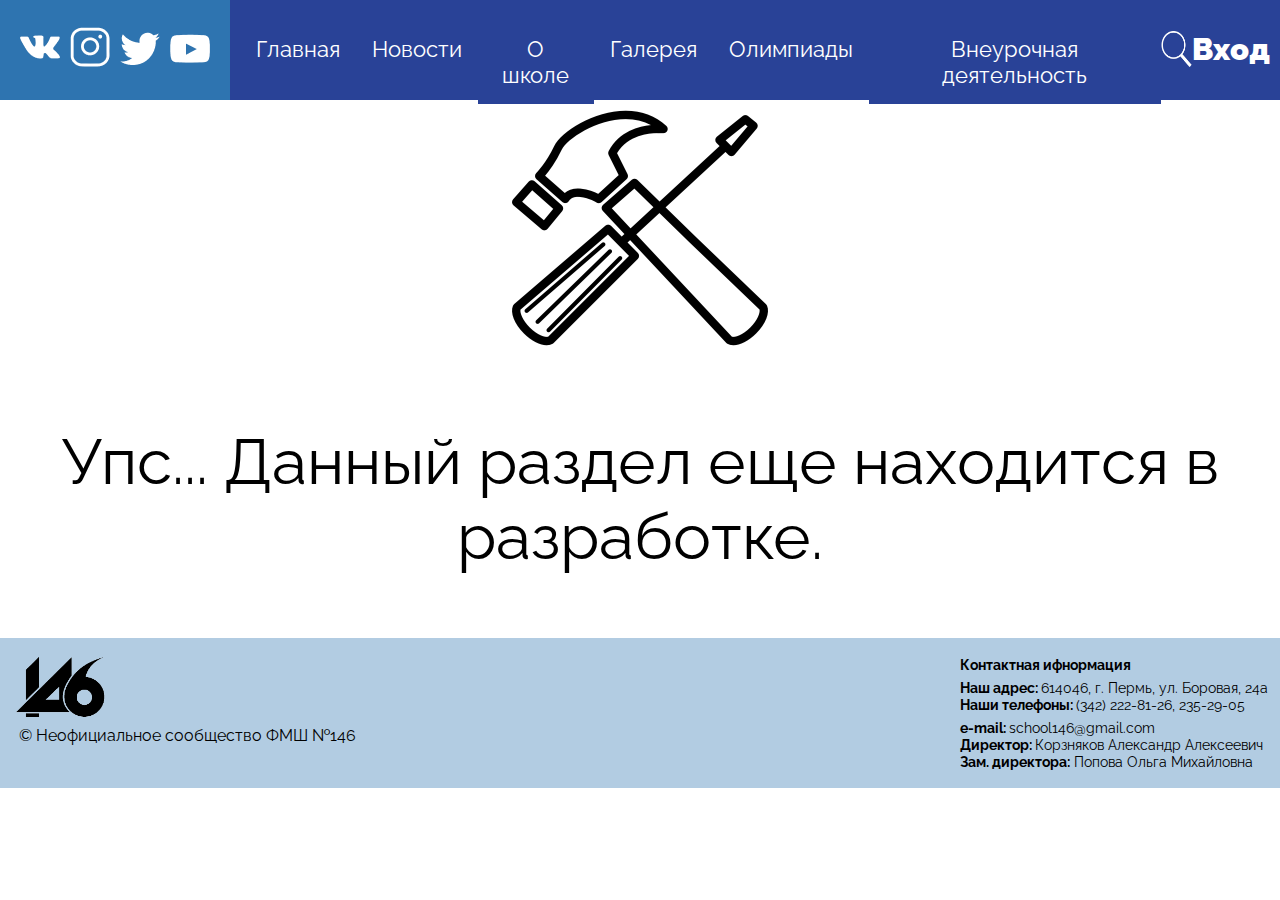
<file: commonnews.html>
<!DOCTYPE html>
<html lang="ru">
    <head>
        <meta charset="utf-8">
        <title>Школа №146</title>
        <link rel="shortcut icon" href="icon_school.ico" type="image/x-icon">
        <link rel="preconnect" href="https://fonts.googleapis.com"> 
        <link rel="preconnect" href="https://fonts.gstatic.com" crossorigin> 
        <link href="https://fonts.googleapis.com/css2?family=Raleway:wght@300&display=swap" rel="stylesheet">
        <link href="main.css" rel="stylesheet" type="text/css">
    </head>
    <body>
        <header class="up-block">
            <div>
                <div class="left-block">
                    <a href="https://vk.com/school146perm" style="margin-top: 8%" ><img src="VK.png" style="margin: auto 0"></img> </a>
                    <a href="https://www.instagram.com/school146perm/" style="margin-top: 8%" ><img src="instagram.png" style="margin: auto 0"></img> </a>
                    <a href="https://twitter.com/school146" style="margin-top: 8%"><img src="TWITTER.png" style="margin: auto 0"></img> </a>
                    <a href="https://www.youtube.com/channel/UC5WufrqFj3o7FIJP9ySKF-g/playlists" style="margin-top: 11%"><img src="YOUTUBE.png" style="margin: auto 0"></img> </a>
                </div>
                <div class="right-block">
                    <form class="dropdown" action="index.html" method="GET">
                        <button style="font-size: 105%;" class="dropbtn">Главная</button>
                    </form>
                    <div class="dropdown">
                        <button style="font-size: 105%;" class="dropbtn">Новости</button>
                        <div class="dropdown-content">
                          <a href="commonnews.html">Общие</a>
                          <a href="olympiadnews.html">Олимпиады</a>
                          <a href="celebrationnews.html">Праздники</a>
                        </div>
                      </div>
                    <div class="dropdown">
                        <button style="font-size: 105%;" class="dropbtn">О школе</button>
                        <div class="dropdown-content">
                          <a href="aboutschool.html">О школе</a>
                          <a href="achievments.html">Достижения</a>
                          <a href="aboutteachers.html">Учителя</a>
                        </div>
                      </div>
                    <form class="dropdown" action="gallery.html" method="GET">
                        <button style="font-size: 105%;" class="dropbtn">Галерея</button>
                    </form>
                    <div class="dropdown">
                        <button style="font-size: 105%;" class="dropbtn">Олимпиады</button>
                        <div class="dropdown-content">
                          <a href="olypmpiadtimetable.html">Расписание</a>
                          <a href="olympiadresults.html">Результаты</a>
                        </div>
                      </div>
                    <div class="dropdown">
                        <button style="font-size: 105%;" class="dropbtn">Внеурочная деятельность</button>
                        <div class="dropdown-content">
                          <a href="events.html">Мероприятия</a>
                          <a href="iwantaproblem.html">"Дайте мне задачку"</a>
                        </div>
                      </div>
                    <img width="3%" height="45%" src="search.png" style="margin-top: 2%"></img>
                    <a href="authorisation.html" style="margin-top: 2%" class="bold">Вход</a>
                </div>
            </div>
        </header>
        <main>
            <p style="text-align: center">
                <img width="20%" src="techproblems.png"></img>
            </p>
            <p style="text-align: center; font-size: 400%">
                Упс... Данный раздел еще находится в разработке.
            </p>
        </main>
        <footer class="down-block">
            <div class="left-footer">
                <img width="40%" src="icon_school_black.png" style="margin-left: 2%; margin-top: 2%"></img>
                <p style="margin-left: 3%; margin-top: 0">© Неофициальное сообщество ФМШ №146 </p>
               
            </div>
            <div class="right-footer">
                <p style="margin-left: 1.5%; margin-top: 2.75%; margin-bottom: 0; margin-left: 50%"><b>Контактная ифнормация</b></p>
                <p style="margin-left: 1.5%; margin-top: 1%; margin-bottom: 0; margin-left: 50%"><b> Наш адрес: </b> 614046, г. Пермь, ул. Боровая, 24а </p>
                <p style="margin-left: 1.5%; margin-top: 0; margin-bottom: 0; margin-left: 50%"><b> Наши телефоны: </b> (342) 222-81-26, 235-29-05 </p>
                <p style="margin-left: 1.5%; margin-top: 1%; margin-bottom: 0; margin-left: 50%"><b> e-mail: </b> school146@gmail.com</p>
                <p style="margin-left: 1.5%; margin-top: 0; margin-bottom: 0; margin-left: 50%"><b> Директор: </b> Корзняков Александр Алексеевич</p>
                <p style="margin-left: 1.5%; margin-top: 0; margin-bottom: 0; margin-left: 50%"><b> Зам. директора:</b> Попова Ольга Михайловна</p>
            </div>
        </footer>
    </body>
</html>
</file>
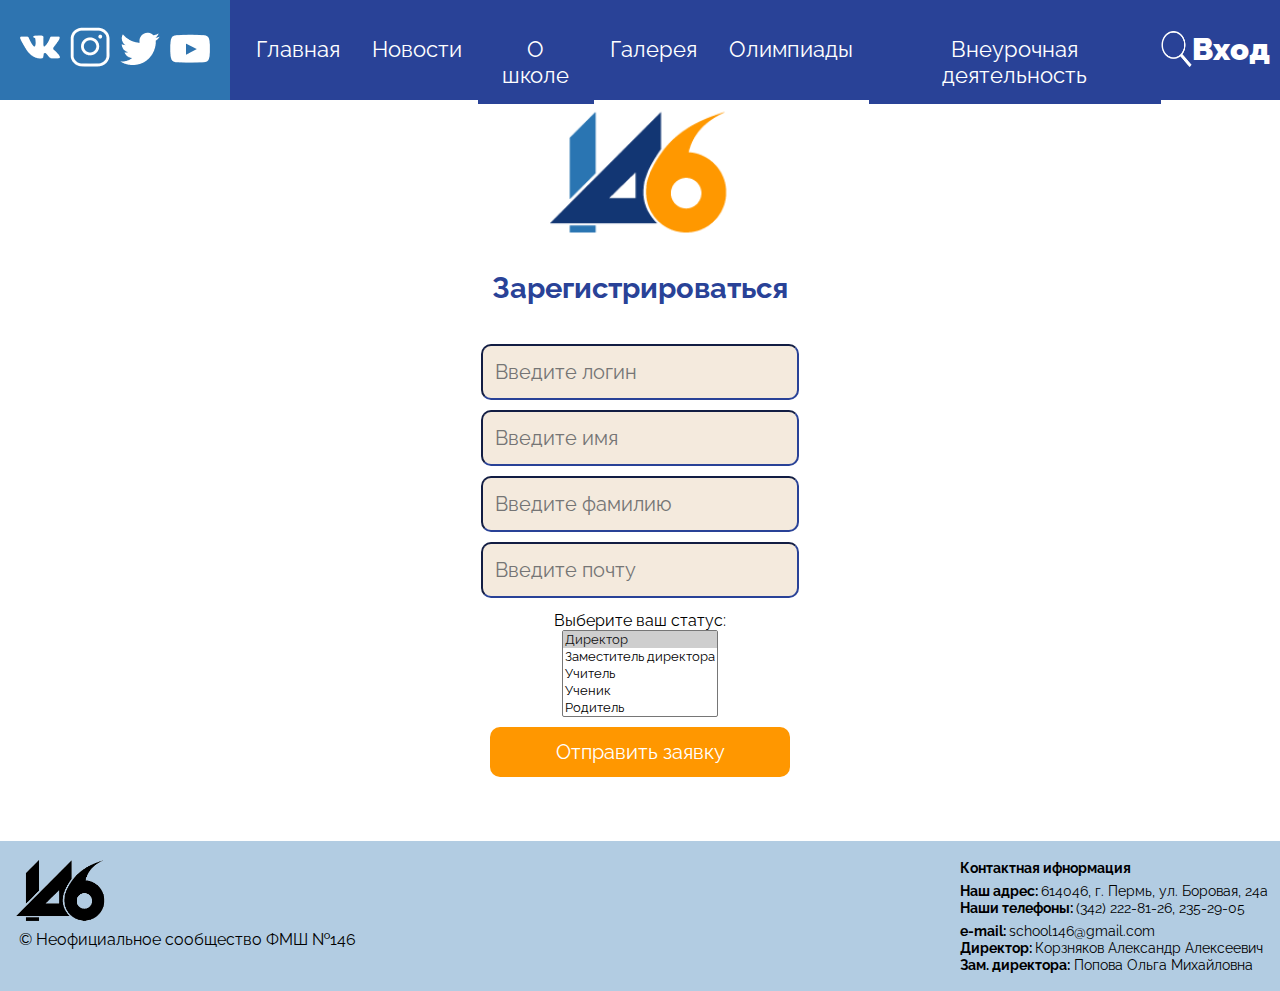
<file: registration.html>
<!DOCTYPE html>
<html lang="ru">
    <head>
        <meta charset="utf-8">
        <title>Школа №146</title>
        <link rel="shortcut icon" href="icon_school.ico" type="image/x-icon">
        <link rel="preconnect" href="https://fonts.googleapis.com"> 
        <link rel="preconnect" href="https://fonts.gstatic.com" crossorigin> 
        <link href="https://fonts.googleapis.com/css2?family=Raleway:wght@300&display=swap" rel="stylesheet">
        <link href="main.css" rel="stylesheet" type="text/css">
    </head>
    <body>
        <header class="up-block">
            <div>
                <div class="left-block">
                    <a href="https://vk.com/school146perm" style="margin-top: 8%" ><img src="VK.png" style="margin: auto 0"></img> </a>
                    <a href="https://www.instagram.com/school146perm/" style="margin-top: 8%" ><img src="instagram.png" style="margin: auto 0"></img> </a>
                    <a href="https://twitter.com/school146" style="margin-top: 8%"><img src="TWITTER.png" style="margin: auto 0"></img> </a>
                    <a href="https://www.youtube.com/channel/UC5WufrqFj3o7FIJP9ySKF-g/playlists" style="margin-top: 11%"><img src="YOUTUBE.png" style="margin: auto 0"></img> </a>
                </div>
                <div class="right-block">
                    <form class="dropdown" action="index.html" method="GET">
                        <button style="font-size: 105%;" class="dropbtn">Главная</button>
                    </form>
                    <div class="dropdown">
                        <button style="font-size: 105%;" class="dropbtn">Новости</button>
                        <div class="dropdown-content">
                          <a href="commonnews.html">Общие</a>
                          <a href="olympiadnews.html">Олимпиады</a>
                          <a href="celebrationnews.html">Праздники</a>
                        </div>
                      </div>
                    <div class="dropdown">
                        <button style="font-size: 105%;" class="dropbtn">О школе</button>
                        <div class="dropdown-content">
                          <a href="aboutschool.html">О школе</a>
                          <a href="achievements.html">Достижения</a>
                          <a href="aboutteachers.html">Учителя</a>
                        </div>
                      </div>
                    <form class="dropdown" action="gallery.html" method="GET">
                        <button style="font-size: 105%;" class="dropbtn">Галерея</button>
                    </form>
                    <div class="dropdown">
                        <button style="font-size: 105%;" class="dropbtn">Олимпиады</button>
                        <div class="dropdown-content">
                          <a href="olypmpiadtimetable.html">Расписание</a>
                          <a href="olympiadresults.html">Результаты</a>
                        </div>
                      </div>
                    <div class="dropdown">
                        <button style="font-size: 105%;" class="dropbtn">Внеурочная деятельность</button>
                        <div class="dropdown-content">
                          <a href="events.html">Мероприятия</a>
                          <a href="iwantaproblem.html">"Дайте мне задачку"</a>
                        </div>
                      </div>
                    <img width="3%" height="45%" src="search.png" style="margin-top: 2%"></img>
                    <a href="authorisation.html" style="margin-top: 2%" class="bold">Вход</a>
                </div>
            </div>
        </header>
        <main>
            <img class="id-block" width="15%" src="icon_school.png"></img>
            <p style="text-align: center; color: #294297; font-size: 180%"><b>Зарегистрироваться</b></p>
            <div class="registration" style="text-align: center">
                    <form action="" method="post" class="form-w">
                    <input id="csrf_token" name="csrf_token" type="hidden" value="">
                            <input id="csrf_token" name="csrf_token" type="hidden" value="">
                            <input class="knopka02" id="login" name="login" placeholder="Введите логин" type="text" value=""><br>
                            <input class="knopka02" id="name" name="name" placeholder="Введите имя" type="text" value=""><br>
                            <input class="knopka02" id="name" name="name" placeholder="Введите фамилию" type="text" value=""><br>
                            <input style="margin-bottom: 1%;" class="knopka02" id="name" name="name" placeholder="Введите почту" type="text" value=""><br>
                            <text> Выберите ваш статус: </text> <br>
                            <select name="select" size="5" multiple>
                                <option selected value="s1">Директор</option>
                                <option value="s2">Заместитель директора</option>
                                <option value="s3"> Учитель </option>
                                <option value="s4"> Ученик </option>
                                <option value="s5"> Родитель </option>
                               </select><br>
                            <input style="margin-bottom: 5%;" class="knopka01" id="submit" name="submit" type="submit" value="Отправить заявку"><br>

                    </form>
                </div>
            </div>
        </main>
        <footer class="down-block">
            <div class="left-footer">
                <img width="40%" src="icon_school_black.png" style="margin-left: 2%; margin-top: 2%"></img>
                <p style="margin-left: 3%; margin-top: 0">© Неофициальное сообщество ФМШ №146 </p>
               
            </div>
            <div class="right-footer">
                <p style="margin-left: 1.5%; margin-top: 2.75%; margin-bottom: 0; margin-left: 50%"><b>Контактная ифнормация</b></p>
                <p style="margin-left: 1.5%; margin-top: 1%; margin-bottom: 0; margin-left: 50%"><b> Наш адрес: </b> 614046, г. Пермь, ул. Боровая, 24а </p>
                <p style="margin-left: 1.5%; margin-top: 0; margin-bottom: 0; margin-left: 50%"><b> Наши телефоны: </b> (342) 222-81-26, 235-29-05 </p>
                <p style="margin-left: 1.5%; margin-top: 1%; margin-bottom: 0; margin-left: 50%"><b> e-mail: </b> school146@gmail.com</p>
                <p style="margin-left: 1.5%; margin-top: 0; margin-bottom: 0; margin-left: 50%"><b> Директор: </b> Корзняков Александр Алексеевич</p>
                <p style="margin-left: 1.5%; margin-top: 0; margin-bottom: 0; margin-left: 50%"><b> Зам. директора:</b> Попова Ольга Михайловна</p>
            </div>
        </footer>
    </body>
</html>
</file>
<file: main.css>
* {
    font-family: 'Raleway', sans-serif;
}
html, body {
    position: absolute;
    margin:0;
    padding:0;
    width:100%;
    height:100%;
}
a {
    text-decoration: none;
    color: white;
}
a:hover {
    color: #2E74B0;  
   }
.left-block {
    width: 18%;
    height: 100px;
    background-color: #2E74B0;
    display: flex;
    justify-content: space-evenly;
    padding: 10px;
    float: left;
    -webkit-box-sizing: border-box;
    -moz-box-sizing: border-box;
    box-sizing: border-box;
}
.right-block {
    padding-top: 1%;
    width: 82%;
    height: 100px;
    font-size: 130%;
    color: white;
    background-color: #294297;
    display: flex;
    justify-content: space-evenly;
    padding: 10px;
    float: left;
    -webkit-box-sizing: border-box;
    -moz-box-sizing: border-box;
    box-sizing: border-box;
}
.bold {
    font-size: 150%;
    font-weight: 900;
}
.down-block {
    width: 100%;
    height: 150px;
    background-color: #B2CCE2;
    color: black;
    bottom: 0;
}
.left-footer {
    width: 50%;
    height: 150px;
    background-color: #B2CCE2;
    float: left;
    -webkit-box-sizing: border-box;
    -moz-box-sizing: border-box;
    box-sizing: border-box;
}
.right-footer {
    width: 50%;
    height: 150px;
    background-color: #B2CCE2;
    font-size: 90%;
    color: black;
    margin: 0;
    float: left;
    -webkit-box-sizing: border-box;
    -moz-box-sizing: border-box;
    box-sizing: border-box;
}
.id-block {
    display:block;
    margin:auto;
}
.knopka01 {
    display: inline-block;
    width: 300px;
    height: 50px;
    font-size: 20px;
    text-align: center;
    text-decoration: none;
    outline: none;
    border: none;
    border-radius: 10px;
    margin-top: 10px;
    background-color: #FF9700;
    color: white;
    user-select: none;
  } 
  .knopka01:hover {
    color: rgb(0,59,66);
    cursor: pointer;
  }

  .knopka02 {
    display: inline-block;
    width: 300px;
    height: 50px;
    font-size: 20px;
    text-align: left;
    padding-left: 1% ;
    text-decoration: none;
    border-radius: 10px;
    margin-top: 10px;
    background-color: #F4EADD;
    border-color: #294297;
    color: #294297;
    user-select: none;
  } 
.dropbtn {
    font-size: 225%;
    background-color: #294297;
    color: white;
    padding: 16px;
    border: none;
}

.dropdown {
    padding-top: 1%;
    position: relative;
    display: inline-block;
}

.dropdown-content {
    display: none;
    position: absolute;
    background-color: #f1f1f1;
    min-width: 160px;
    box-shadow: 0px 8px 16px 0px rgba(0,0,0,0.2);
    z-index: 1;
}

.dropdown-content a {
    font-size: 125%;
    color: black;
    padding: 12px 16px;
    text-decoration: none;
    display: block;
}

.dropdown-content a:hover {background-color: #ddd;}

.dropdown:hover .dropdown-content {display: block;}

.dropdown:hover .dropbtn {background-color: #172C77}

.top-left {
    position: absolute;
    font-size: 500%;
    top: 35%;
    left: 5%;
    color: #FF9700;
}

.top-right {
    position: absolute;
    font-size: 100%;
    top: 50%;
    left: 35%;
    right: 30%;
    color: black;
}

.knopka03 {
    position: absolute;
    font-size: 200%;
    top: 50%;
    left: 5%;
    color: #FF9700;
    display: inline-block;
    width: 500px;
    height: 70px;
    text-align: center;
    text-decoration: none;
    outline: none;
    border: none;
    border-radius: 35px;
    margin-top: 10px;
    background-color: #FF9700;
    color: white;
    user-select: none;
  } 
.director {
    padding: 5%;
}
</file>
